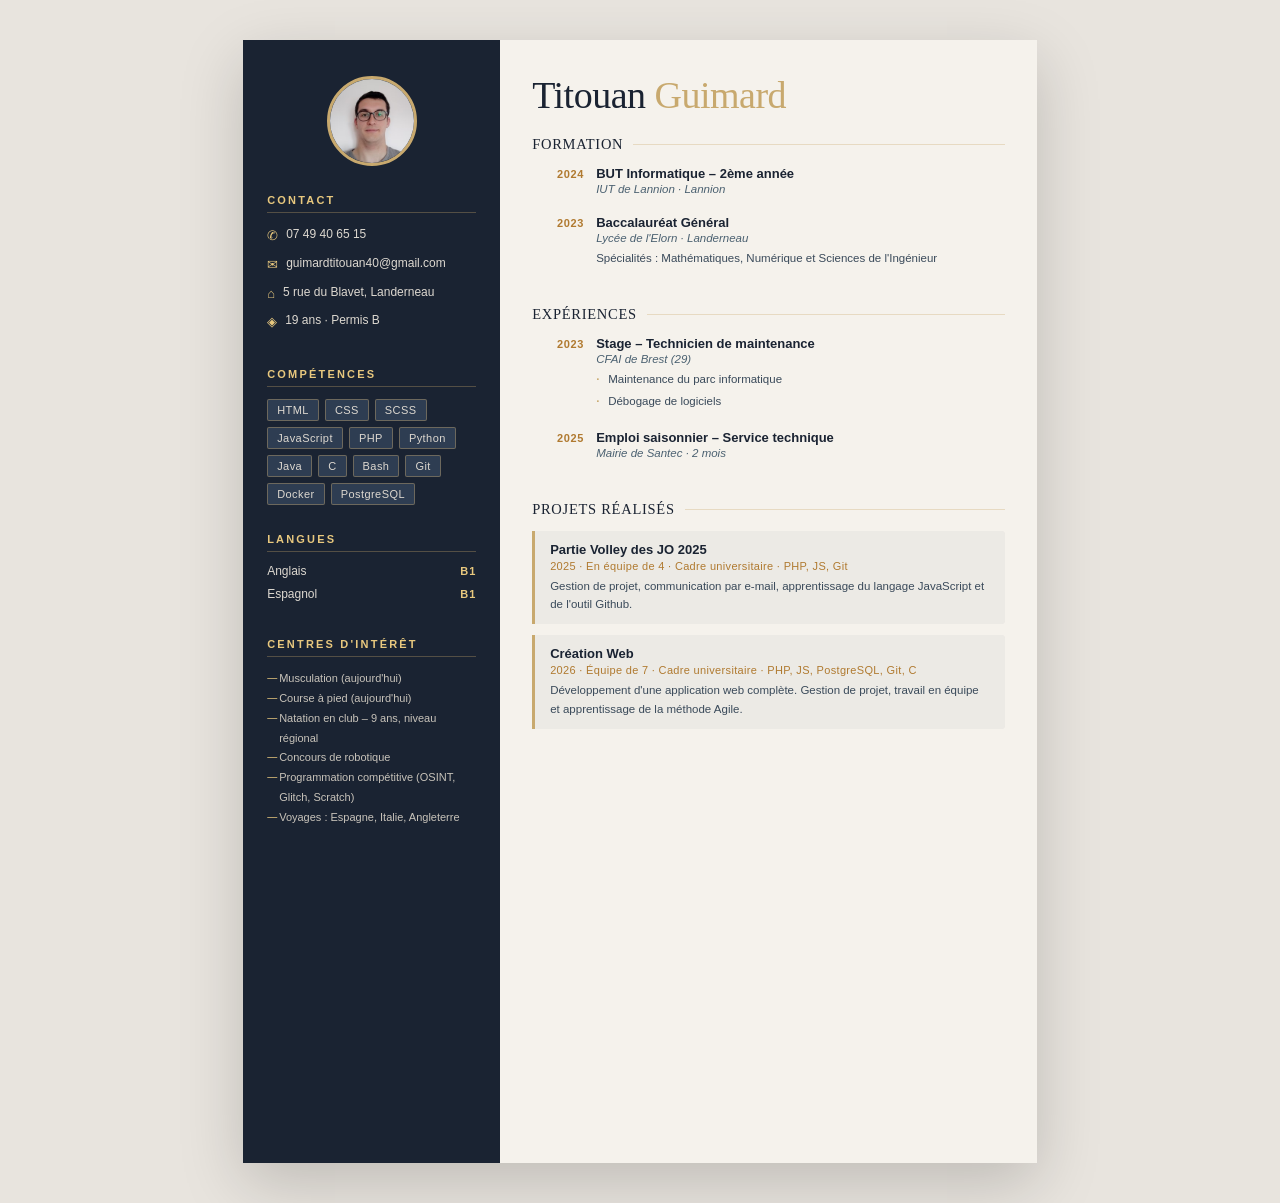
<file: cv.html>
<!DOCTYPE html>
<html lang="fr">
<head>
<meta charset="UTF-8">
<meta name="viewport" content="width=device-width, initial-scale=1.0">
<title>CV – Titouan Guimard</title>
<!-- Polices système intégrées - aucune dépendance externe -->
<style>
  * { margin: 0; padding: 0; box-sizing: border-box; }

  body {
    background: #e8e4de;
    display: flex;
    justify-content: center;
    align-items: flex-start;
    min-height: 100vh;
    padding: 40px 20px;
    font-family: 'Segoe UI', 'Helvetica Neue', Arial, sans-serif;
  }

  .page {
    width: 210mm;
    min-height: 297mm;
    background: #f5f2ec;
    display: grid;
    grid-template-columns: 68mm 1fr;
    position: relative;
    box-shadow: 0 20px 60px rgba(0,0,0,0.18);
  }

  /* SIDEBAR */
  .sidebar {
    background: #1a2332;
    color: #d4cfc6;
    padding: 36px 24px;
    display: flex;
    flex-direction: column;
    gap: 28px;
  }

  .photo-wrap {
    width: 90px;
    height: 90px;
    border-radius: 50%;
    overflow: hidden;
    border: 3px solid #c8a96e;
    margin: 0 auto;
  }
  .photo-wrap img {
    width: 100%; height: 100%; object-fit: cover;
  }
  .photo-placeholder {
    width: 100%; height: 100%;
    background: #2e3d52;
    display: flex;
    align-items: center;
    justify-content: center;
    font-size: 32px;
    color: #c8a96e;
    font-family: 'Georgia', 'Palatino Linotype', serif;
  }

  .section-label {
    font-size: 11px;
    letter-spacing: 0.2em;
    text-transform: uppercase;
    color: #e8c87e;
    font-weight: 600;
    border-bottom: 1px solid #c8a96e55;
    padding-bottom: 6px;
    margin-bottom: 12px;
  }

  .contact-item {
    display: flex;
    align-items: flex-start;
    gap: 8px;
    font-size: 12px;
    line-height: 1.6;
    margin-bottom: 7px;
    color: #ddd8d0;
  }
  .contact-icon {
    color: #e8c87e;
    font-size: 13px;
    margin-top: 1px;
    flex-shrink: 0;
  }

  .skills-grid {
    display: flex;
    flex-wrap: wrap;
    gap: 6px;
  }
  .skill-tag {
    background: #2e3d52;
    border: 1px solid #c8a96e66;
    color: #ddd8d0;
    font-size: 11px;
    padding: 4px 9px;
    border-radius: 2px;
    letter-spacing: 0.04em;
  }

  .lang-row {
    display: flex;
    justify-content: space-between;
    align-items: center;
    font-size: 12px;
    color: #ddd8d0;
    margin-bottom: 9px;
  }
  .lang-level {
    font-size: 11px;
    color: #e8c87e;
    letter-spacing: 0.08em;
    text-transform: uppercase;
    font-weight: 600;
  }

  .interests-list {
    font-size: 11px;
    color: #c8c3ba;
    line-height: 1.8;
  }
  .interests-list li {
    list-style: none;
    padding-left: 12px;
    position: relative;
  }
  .interests-list li::before {
    content: '—';
    position: absolute;
    left: 0;
    color: #e8c87e;
    font-size: 10px;
  }

  /* MAIN CONTENT */
  .main {
    padding: 36px 32px;
    display: flex;
    flex-direction: column;
    gap: 22px;
  }

  .header-block {}
  .name {
    font-family: 'Georgia', 'Palatino Linotype', serif;
    font-size: 38px;
    line-height: 1;
    color: #1a2332;
    letter-spacing: -0.5px;
  }
  .name span {
    color: #c8a96e;
  }
  .tagline {
    font-size: 12px;
    color: #3a4a5a;
    line-height: 1.7;
    margin-top: 10px;
    font-weight: 400;
    max-width: 360px;
    border-left: 2px solid #c8a96e;
    padding-left: 10px;
  }

  .section {}
  .section-title {
    font-family: 'Georgia', 'Palatino Linotype', serif;
    font-size: 14.5px;
    color: #1a2332;
    letter-spacing: 0.05em;
    text-transform: uppercase;
    display: flex;
    align-items: center;
    gap: 10px;
    margin-bottom: 13px;
  }
  .section-title::after {
    content: '';
    flex: 1;
    height: 1px;
    background: #c8a96e55;
  }

  .entry {
    display: grid;
    grid-template-columns: 52px 1fr;
    gap: 0 12px;
    margin-bottom: 15px;
  }
  .entry-year {
    font-size: 11px;
    color: #b07a30;
    letter-spacing: 0.06em;
    font-weight: 600;
    padding-top: 2px;
    text-align: right;
  }
  .entry-content {}
  .entry-title {
    font-size: 13px;
    font-weight: 600;
    color: #1a2332;
    margin-bottom: 2px;
  }
  .entry-sub {
    font-size: 11.5px;
    color: #4a6070;
    margin-bottom: 5px;
    font-style: italic;
  }
  .entry-desc {
    font-size: 11.5px;
    color: #3a4a5a;
    line-height: 1.7;
  }
  .entry-desc li {
    list-style: none;
    position: relative;
    padding-left: 12px;
    margin-bottom: 3px;
  }
  .entry-desc li::before {
    content: '·';
    position: absolute;
    left: 0;
    color: #c8a96e;
    font-weight: bold;
  }

  .project-entry {
    background: #1a23320a;
    border-left: 3px solid #c8a96e;
    padding: 11px 15px;
    margin-bottom: 11px;
    border-radius: 0 3px 3px 0;
  }
  .project-title {
    font-size: 13px;
    font-weight: 600;
    color: #1a2332;
    margin-bottom: 3px;
  }
  .project-meta {
    font-size: 11px;
    color: #b07a30;
    margin-bottom: 5px;
    letter-spacing: 0.03em;
    font-weight: 500;
  }
  .project-desc {
    font-size: 11.5px;
    color: #3a4a5a;
    line-height: 1.6;
  }

  @media print {
    body { background: none; padding: 0; }
    .page { box-shadow: none; }
  }
</style>
</head>
<body>
<div class="page">

  <!-- SIDEBAR -->
  <aside class="sidebar">

    <div>
      <div class="photo-wrap">
        <img src="[data-uri]" alt="Photo de Titouan Guimard" style="width:100%;height:100%;object-fit:cover;object-position:center top;">
      </div>
    </div>

    <div>
      <div class="section-label">Contact</div>
      <div class="contact-item"><span class="contact-icon">✆</span> 07 49 40 65 15</div>
      <div class="contact-item"><span class="contact-icon">✉</span> guimardtitouan40@gmail.com</div>
      <div class="contact-item"><span class="contact-icon">⌂</span> 5 rue du Blavet, Landerneau</div>
      <div class="contact-item"><span class="contact-icon">◈</span> 19 ans · Permis B</div>
    </div>

    <div>
      <div class="section-label">Compétences</div>
      <div class="skills-grid">
        <span class="skill-tag">HTML</span>
        <span class="skill-tag">CSS</span>
        <span class="skill-tag">SCSS</span>
        <span class="skill-tag">JavaScript</span>
        <span class="skill-tag">PHP</span>
        <span class="skill-tag">Python</span>
        <span class="skill-tag">Java</span>
        <span class="skill-tag">C</span>
        <span class="skill-tag">Bash</span>
        <span class="skill-tag">Git</span>
        <span class="skill-tag">Docker</span>
        <span class="skill-tag">PostgreSQL</span>
      </div>
    </div>

    <div>
      <div class="section-label">Langues</div>
      <div class="lang-row">
        <span>Anglais</span>
        <span class="lang-level">B1</span>
      </div>
      <div class="lang-row">
        <span>Espagnol</span>
        <span class="lang-level">B1</span>
      </div>
    </div>

    <div>
      <div class="section-label">Centres d'intérêt</div>
      <ul class="interests-list">
        <li>Musculation (aujourd'hui)</li>
        <li>Course à pied (aujourd'hui)</li>
        <li>Natation en club – 9 ans, niveau régional</li>
        <li>Concours de robotique</li>
        <li>Programmation compétitive (OSINT, Glitch, Scratch)</li>
        <li>Voyages : Espagne, Italie, Angleterre</li>
      </ul>
    </div>

  </aside>

  <!-- MAIN -->
  <main class="main">

    <div class="header-block">
      <div class="name">Titouan <span>Guimard</span></div>
    </div>

    <div class="section">
      <div class="section-title">Formation</div>
      <div class="entry">
        <div class="entry-year">2024</div>
        <div class="entry-content">
          <div class="entry-title">BUT Informatique – 2ème année</div>
          <div class="entry-sub">IUT de Lannion · Lannion</div>
        </div>
      </div>
      <div class="entry">
        <div class="entry-year">2023</div>
        <div class="entry-content">
          <div class="entry-title">Baccalauréat Général</div>
          <div class="entry-sub">Lycée de l'Elorn · Landerneau</div>
          <div class="entry-desc">Spécialités : Mathématiques, Numérique et Sciences de l'Ingénieur</div>
        </div>
      </div>
    </div>

    <div class="section">
      <div class="section-title">Expériences</div>
      <div class="entry">
        <div class="entry-year">2023</div>
        <div class="entry-content">
          <div class="entry-title">Stage – Technicien de maintenance</div>
          <div class="entry-sub">CFAI de Brest (29)</div>
          <ul class="entry-desc">
            <li>Maintenance du parc informatique</li>
            <li>Débogage de logiciels</li>
          </ul>
        </div>
      </div>
      <div class="entry">
        <div class="entry-year">2025</div>
        <div class="entry-content">
          <div class="entry-title">Emploi saisonnier – Service technique</div>
          <div class="entry-sub">Mairie de Santec · 2 mois</div>
        </div>
      </div>
    </div>

    <div class="section">
      <div class="section-title">Projets réalisés</div>
      <div class="project-entry">
        <div class="project-title">Partie Volley des JO 2025</div>
        <div class="project-meta">2025 · En équipe de 4 · Cadre universitaire · PHP, JS, Git</div>
        <div class="project-desc">Gestion de projet, communication par e-mail, apprentissage du langage JavaScript et de l'outil Github.</div>
      </div>
      <div class="project-entry">
        <div class="project-title">Création Web</div>
        <div class="project-meta">2026 · Équipe de 7 · Cadre universitaire · PHP, JS, PostgreSQL, Git, C</div>
        <div class="project-desc">Développement d'une application web complète. Gestion de projet, travail en équipe et apprentissage de la méthode Agile.</div>
      </div>
    </div>
  </aside>
</div>
</body>
</file>
